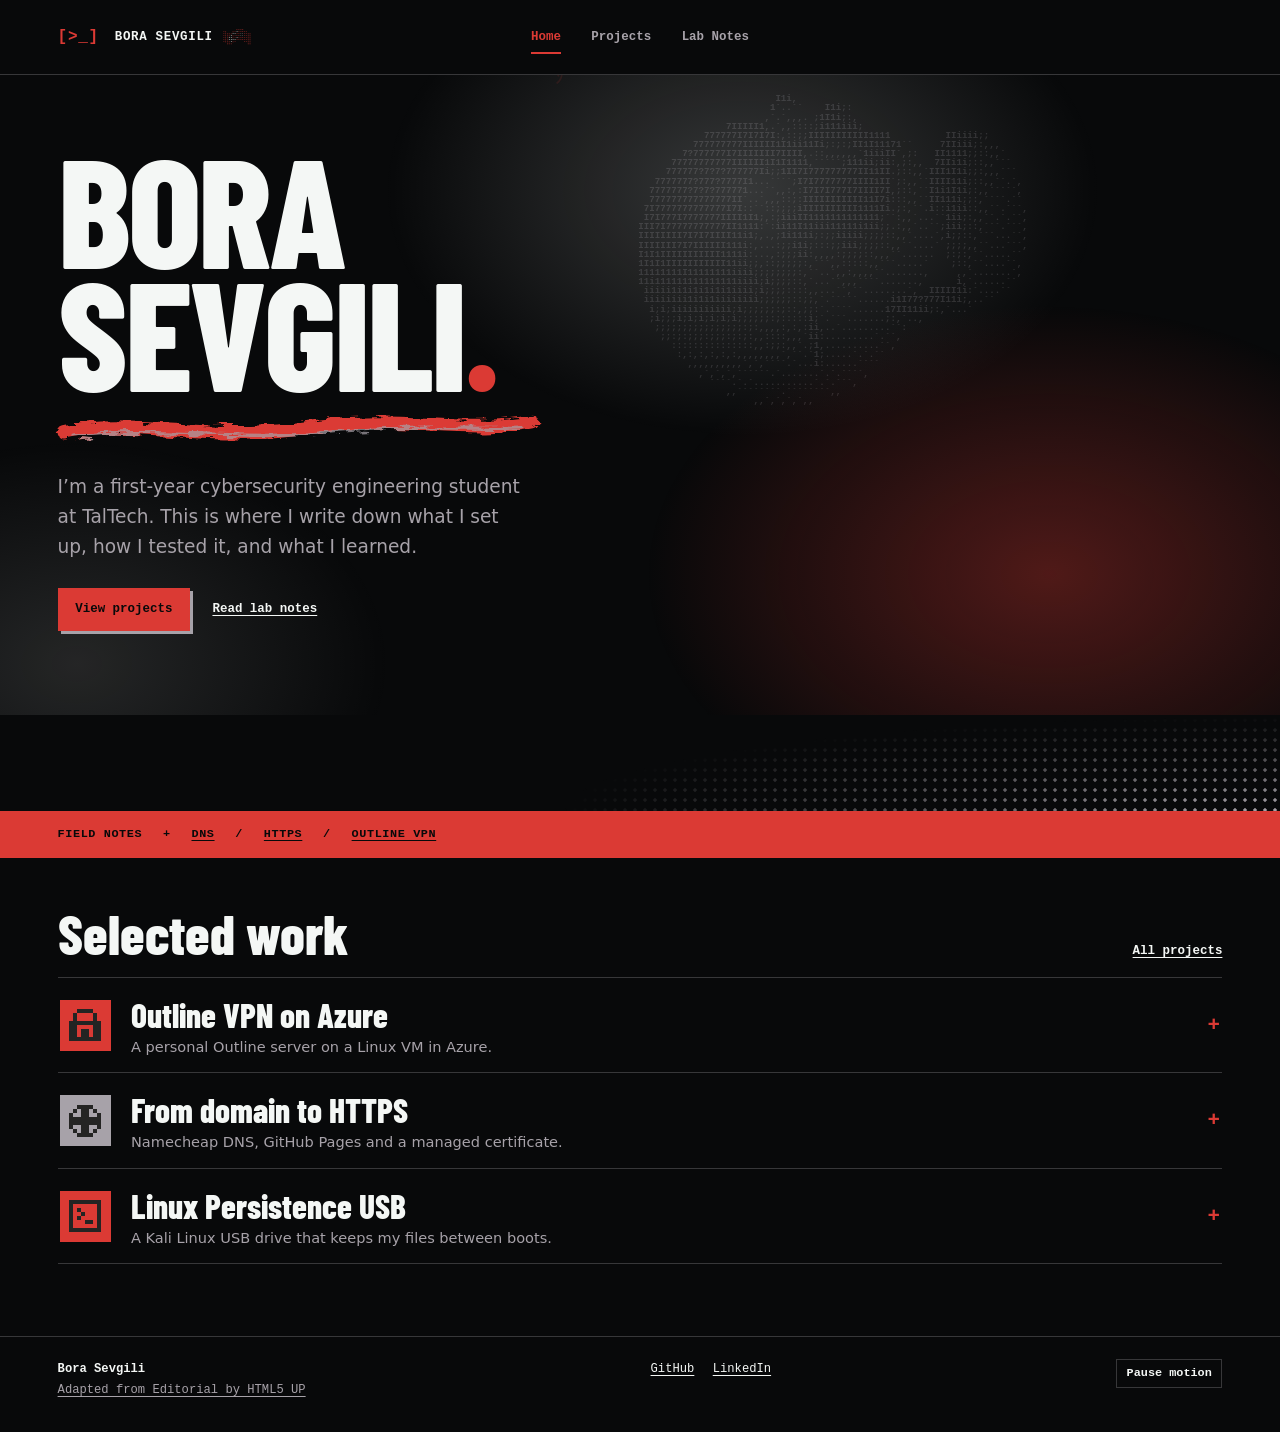
<file: portfolio/index.html>
<!doctype html>
<!-- Adapted from Editorial by HTML5 UP (CC BY 3.0). -->
<html lang="en">
<head>
  <meta charset="utf-8">
  <meta name="viewport" content="width=device-width,initial-scale=1">
  <meta name="description" content="Cybersecurity engineering projects and lab notes by Bora Sevgili, a TalTech student.">
  <title>Bora Sevgili | Cybersecurity Portfolio</title>
  <link rel="stylesheet" href="assets/css/main.css">
  <script src="scripts/main.js" defer></script><script src="scripts/skull.js" defer></script><script src="scripts/kinetic.js" defer></script><script src="scripts/projects-data.js" defer></script><script src="scripts/projects.js" defer></script><script src="scripts/flag.js" defer></script><script src="scripts/rain.js" defer></script>
  
</head>
<body>
  <div id="skull" aria-hidden="true"><pre></pre></div>
  <a class="skip" href="#main">Skip to content</a>
  <div id="wrapper">
    <header id="header">
      <div class="inner top">
        <a class="brand" href="index.html"><span class="brand-mark" aria-hidden="true">[&gt;_]</span> BORA SEVGILI<span id="flag" aria-hidden="true"></span></a>
        <button class="menu-toggle" type="button" aria-controls="menu" aria-expanded="true" hidden>Menu</button>
        <nav id="menu" aria-label="Main navigation"><a href="index.html" aria-current="page">Home</a><a href="projects.html">Projects</a><a href="lab-notes.html">Lab Notes</a></nav>
      </div>
    </header>
    <main id="main">
<section id="banner" class="inner hero"><canvas id="rain" aria-hidden="true"></canvas>
  <div class="hero-copy">
    <h1 class="hero-title kin"><span>Bora</span><span>Sevgili<span class="period">.</span></span></h1>
    <p class="intro">I’m a first-year cybersecurity engineering student at TalTech. This is where I write down what I set up, how I tested it, and what I learned.</p>
    <div class="hero-actions"><a class="button" href="projects.html">View projects</a><a class="text-link" href="lab-notes.html">Read lab notes</a></div>
  </div>
  
</section>
<div class="halftone" aria-hidden="true"></div>
<div class="field-strip"><div class="inner"><span>FIELD NOTES</span><span aria-hidden="true">+</span><a href="lab-notes.html#dns">DNS</a><span aria-hidden="true">/</span><a href="lab-notes.html#https">HTTPS</a><span aria-hidden="true">/</span><a href="projects.html#outline-vpn">OUTLINE VPN</a></div></div>

<section class="inner work" aria-labelledby="work-heading">
  <div class="section-head"><h2 id="work-heading">Selected work</h2><a class="text-link" href="projects.html">All projects</a></div>
  <div id="work-list"></div>
  <button id="work-more" type="button" aria-expanded="false" hidden></button>
  <noscript><p>Enable JavaScript to see the project list, or open <a href="projects.html">Projects</a>.</p></noscript>
</section></main>
    <footer class="inner footer">
      <div><strong>Bora Sevgili</strong><br><a class="credit" href="https://html5up.net/editorial">Adapted from Editorial by HTML5 UP</a></div>
      <div class="social"><a href="https://github.com/bora-sevgili">GitHub</a><a href="https://www.linkedin.com/in/bahadir-bora-sevgili-290957433/">LinkedIn</a></div>
      <button id="motion-toggle" type="button" aria-pressed="false">Pause motion</button>
    </footer>
  </div>
</body>
</html>
</file>
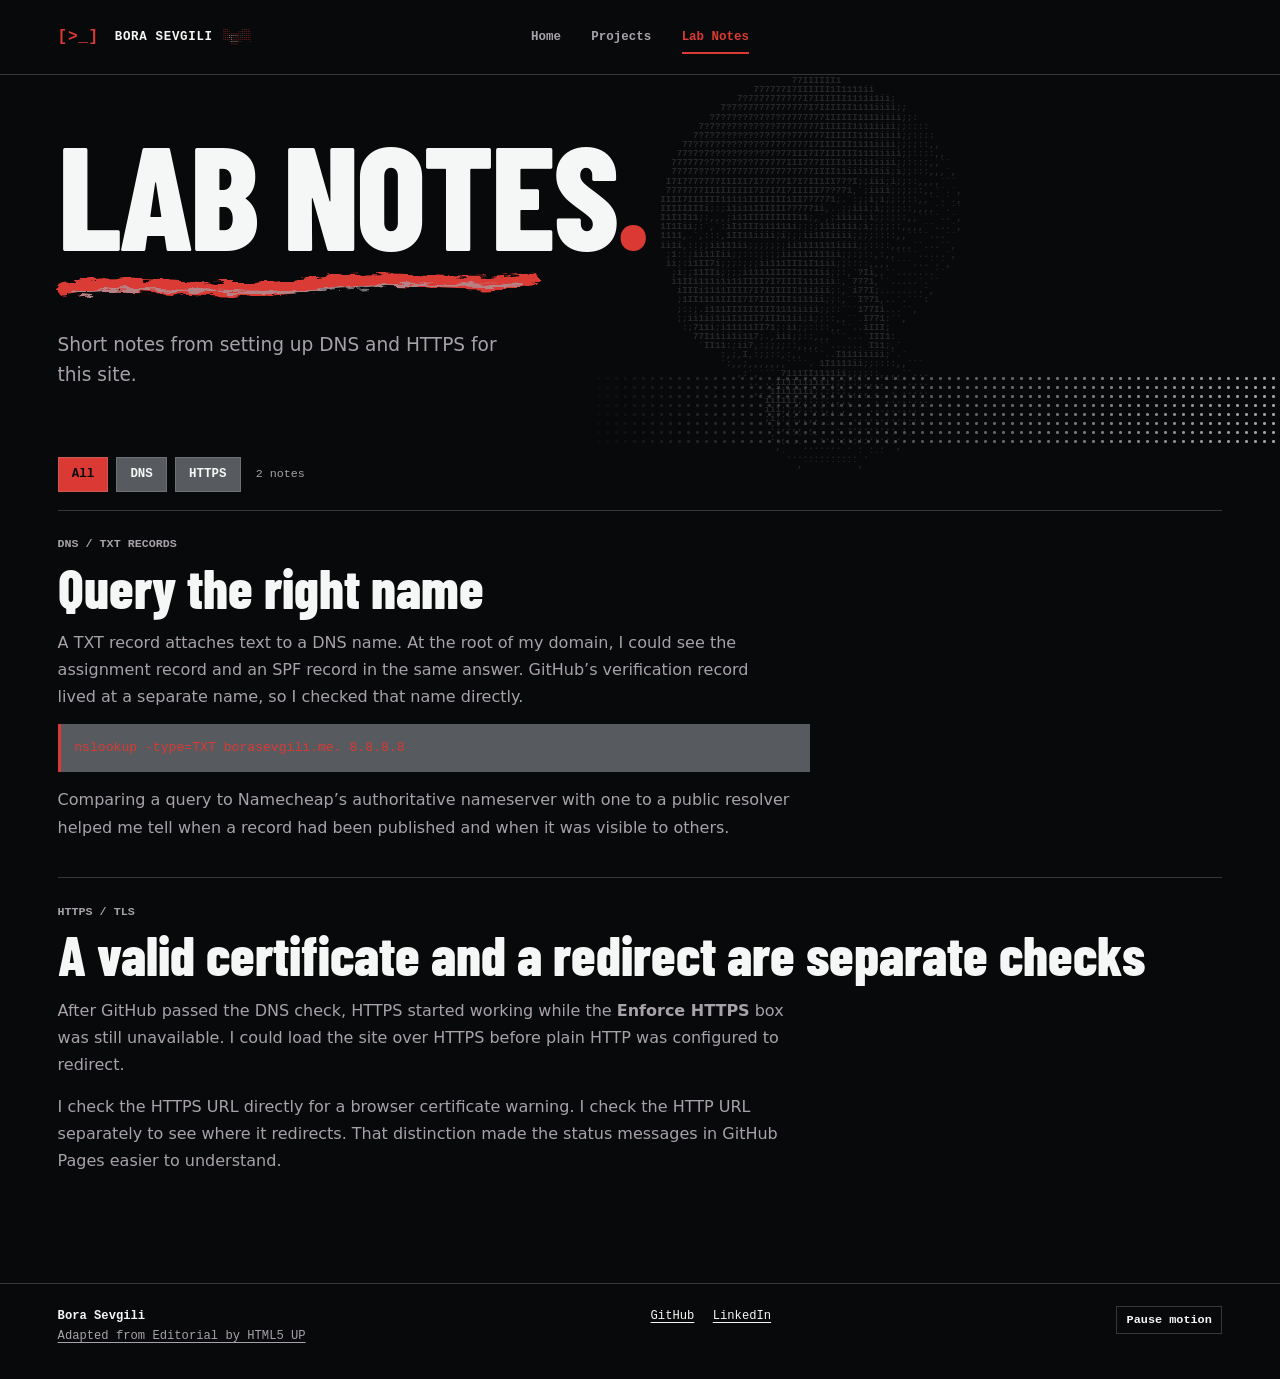
<file: portfolio/lab-notes.html>
<!doctype html>
<!-- Adapted from Editorial by HTML5 UP (CC BY 3.0). -->
<html lang="en">
<head>
  <meta charset="utf-8">
  <meta name="viewport" content="width=device-width,initial-scale=1">
  <meta name="description" content="Field notes about public DNS, TXT records, and HTTPS.">
  <title>Lab Notes | Bora Sevgili</title>
  <link rel="stylesheet" href="assets/css/main.css">
  <script src="scripts/main.js" defer></script><script src="scripts/skull.js" defer></script><script src="scripts/kinetic.js" defer></script><script src="scripts/flag.js" defer></script>
  <script src="scripts/lab-notes.js" defer></script>
</head>
<body>
  <div id="skull" aria-hidden="true"><pre></pre></div>
  <a class="skip" href="#main">Skip to content</a>
  <div id="wrapper">
    <header id="header">
      <div class="inner top">
        <a class="brand" href="index.html"><span class="brand-mark" aria-hidden="true">[&gt;_]</span> BORA SEVGILI<span id="flag" aria-hidden="true"></span></a>
        <button class="menu-toggle" type="button" aria-controls="menu" aria-expanded="true" hidden>Menu</button>
        <nav id="menu" aria-label="Main navigation"><a href="index.html">Home</a><a href="projects.html">Projects</a><a href="lab-notes.html" aria-current="page">Lab Notes</a></nav>
      </div>
    </header>
    <main id="main">
<section class="inner subhero">
  <h1 class="kin">Lab notes<span class="period">.</span></h1>
  <p>Short notes from setting up DNS and HTTPS for this site.</p>
</section>
<section class="inner notes" aria-label="Lab notes">
  <div class="filters" role="group" aria-label="Filter notes by topic" hidden>
    <button type="button" data-filter="all" aria-pressed="true">All</button>
    <button type="button" data-filter="dns" aria-pressed="false">DNS</button>
    <button type="button" data-filter="https" aria-pressed="false">HTTPS</button>
    <span id="note-count" role="status"></span>
  </div>
  <article id="dns" class="note" data-topic="dns">
    <p class="eyeline">DNS / TXT RECORDS</p>
    <h2>Query the right name</h2>
    <p>A TXT record attaches text to a DNS name. At the root of my domain, I could see the assignment record and an SPF record in the same answer. GitHub’s verification record lived at a separate name, so I checked that name directly.</p>
    <pre class="command"><code>nslookup -type=TXT borasevgili.me. 8.8.8.8</code></pre>
    <p>Comparing a query to Namecheap’s authoritative nameserver with one to a public resolver helped me tell when a record had been published and when it was visible to others.</p>
  </article>
  <article id="https" class="note" data-topic="https">
    <p class="eyeline">HTTPS / TLS</p>
    <h2>A valid certificate and a redirect are separate checks</h2>
    <p>After GitHub passed the DNS check, HTTPS started working while the <strong>Enforce HTTPS</strong> box was still unavailable. I could load the site over HTTPS before plain HTTP was configured to redirect.</p>
    <p>I check the HTTPS URL directly for a browser certificate warning. I check the HTTP URL separately to see where it redirects. That distinction made the status messages in GitHub Pages easier to understand.</p>
  </article>
</section></main>
    <footer class="inner footer">
      <div><strong>Bora Sevgili</strong><br><a class="credit" href="https://html5up.net/editorial">Adapted from Editorial by HTML5 UP</a></div>
      <div class="social"><a href="https://github.com/bora-sevgili">GitHub</a><a href="https://www.linkedin.com/in/bahadir-bora-sevgili-290957433/">LinkedIn</a></div>
      <button id="motion-toggle" type="button" aria-pressed="false">Pause motion</button>
    </footer>
  </div>
</body>
</html>
</file>
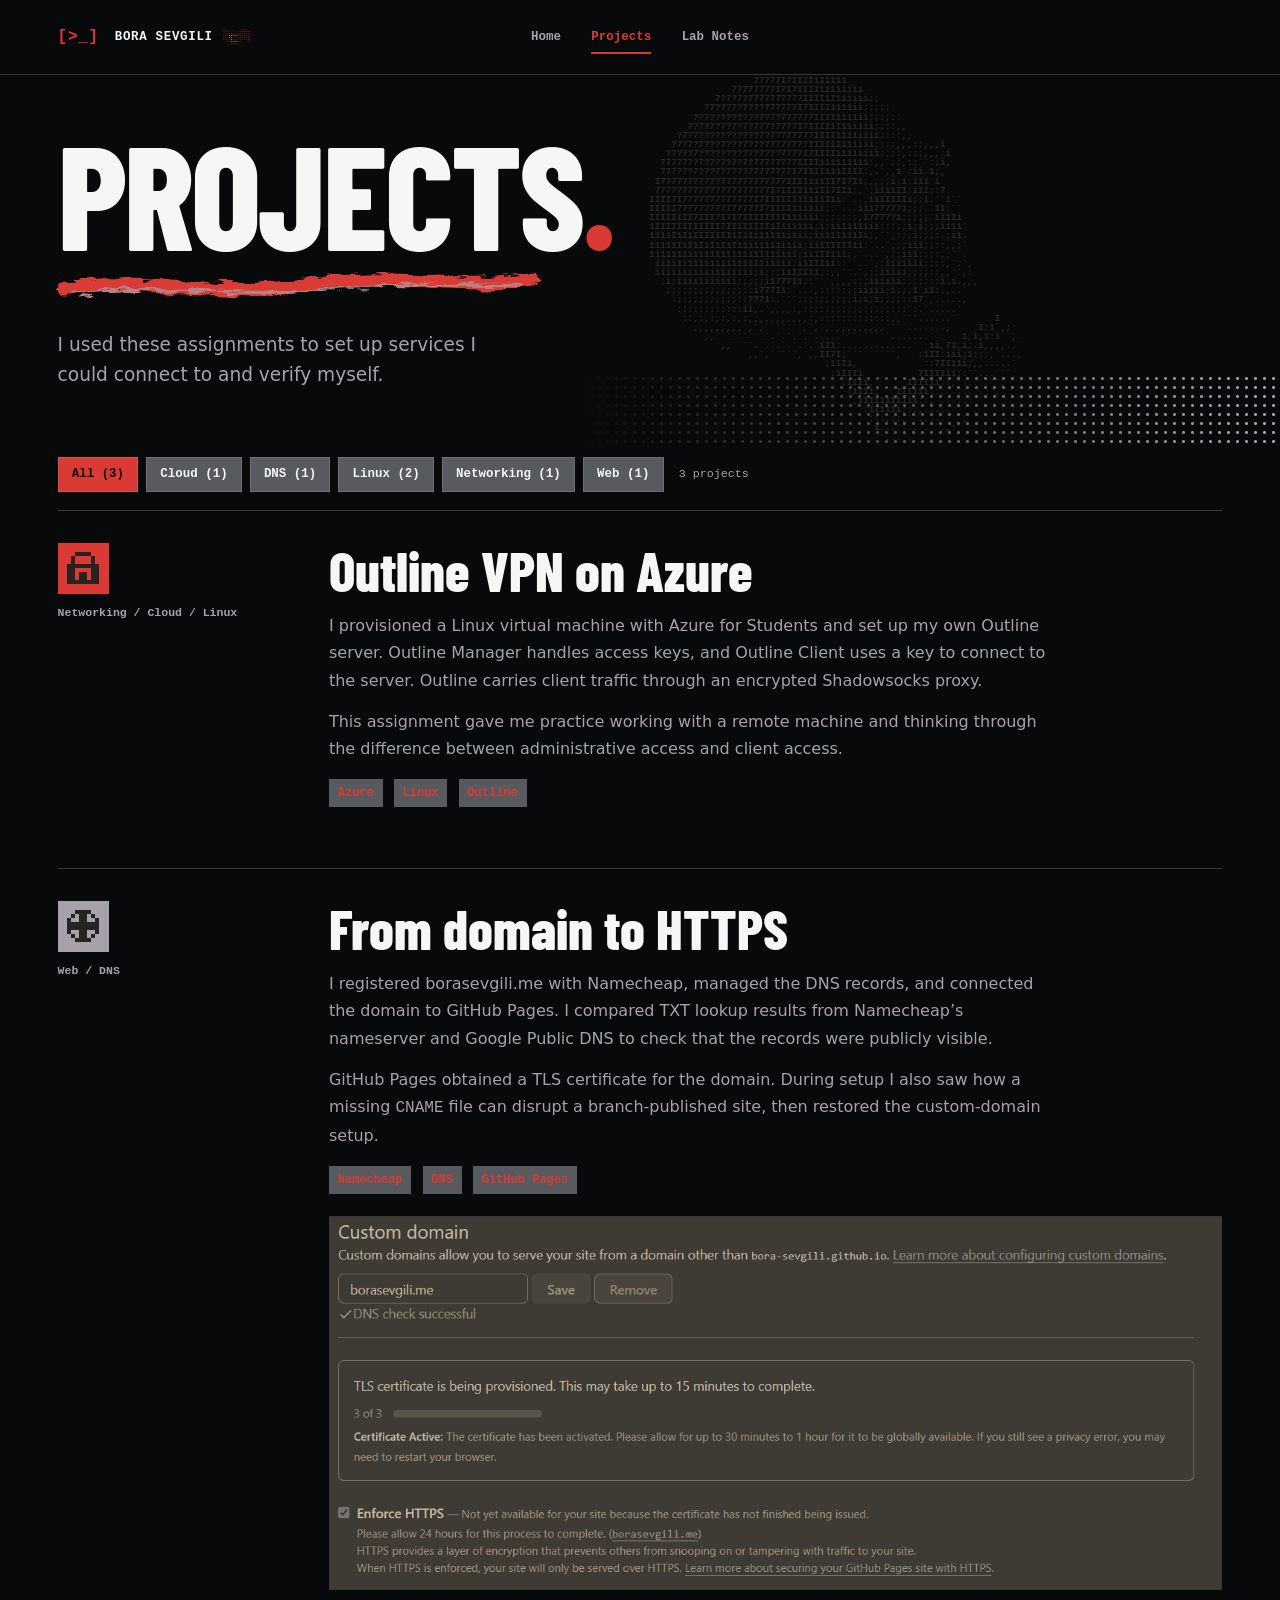
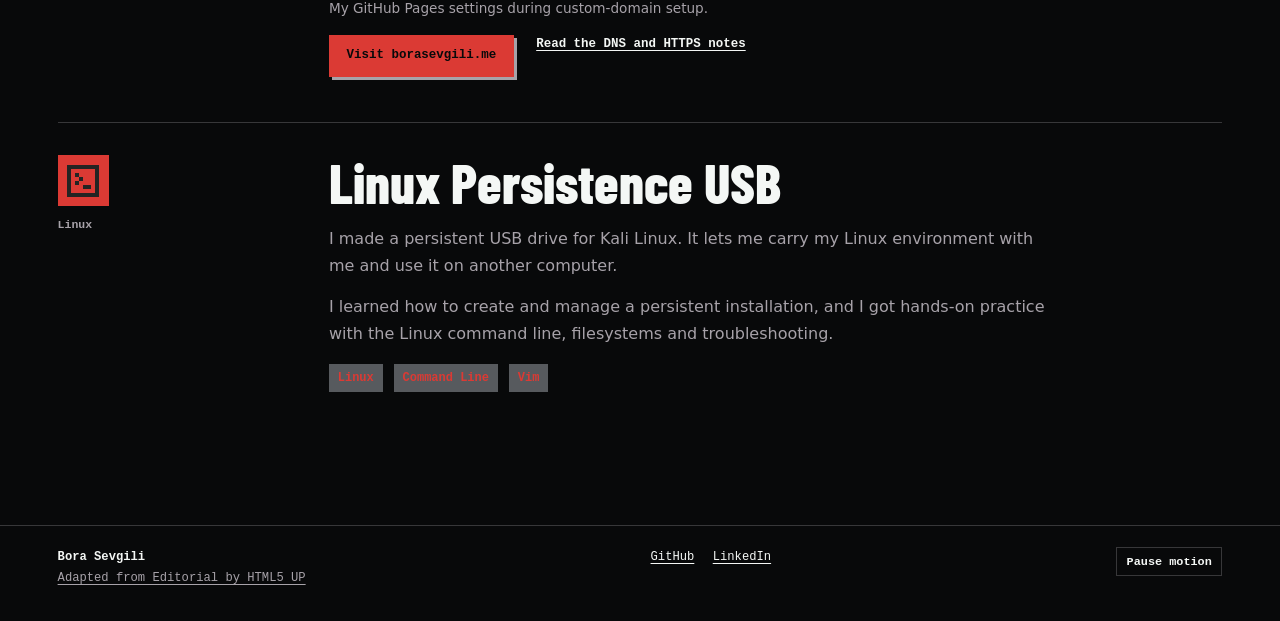
<file: portfolio/projects.html>
<!doctype html>
<!-- Adapted from Editorial by HTML5 UP (CC BY 3.0). -->
<html lang="en">
<head>
  <meta charset="utf-8">
  <meta name="viewport" content="width=device-width,initial-scale=1">
  <meta name="description" content="Outline VPN on Azure and a custom domain on GitHub Pages.">
  <title>Projects | Bora Sevgili</title>
  <link rel="stylesheet" href="assets/css/main.css">
  <script src="scripts/main.js" defer></script><script src="scripts/skull.js" defer></script><script src="scripts/kinetic.js" defer></script><script src="scripts/projects-data.js" defer></script><script src="scripts/projects.js" defer></script><script src="scripts/flag.js" defer></script>
  
</head>
<body>
  <div id="skull" aria-hidden="true"><pre></pre></div>
  <a class="skip" href="#main">Skip to content</a>
  <div id="wrapper">
    <header id="header">
      <div class="inner top">
        <a class="brand" href="index.html"><span class="brand-mark" aria-hidden="true">[&gt;_]</span> BORA SEVGILI<span id="flag" aria-hidden="true"></span></a>
        <button class="menu-toggle" type="button" aria-controls="menu" aria-expanded="true" hidden>Menu</button>
        <nav id="menu" aria-label="Main navigation"><a href="index.html">Home</a><a href="projects.html" aria-current="page">Projects</a><a href="lab-notes.html">Lab Notes</a></nav>
      </div>
    </header>
    <main id="main">
<section class="inner subhero">
  <h1 class="kin">Projects<span class="period">.</span></h1>
  <p>I used these assignments to set up services I could connect to and verify myself.</p>
</section>
<section class="inner project-list" aria-label="Project details">
  <div class="filters" id="project-filters" role="group" aria-label="Filter projects by tag" hidden></div>
  <div id="project-list"></div>
  <noscript><p>Enable JavaScript to see the project list.</p></noscript>
</section></main>
    <footer class="inner footer">
      <div><strong>Bora Sevgili</strong><br><a class="credit" href="https://html5up.net/editorial">Adapted from Editorial by HTML5 UP</a></div>
      <div class="social"><a href="https://github.com/bora-sevgili">GitHub</a><a href="https://www.linkedin.com/in/bahadir-bora-sevgili-290957433/">LinkedIn</a></div>
      <button id="motion-toggle" type="button" aria-pressed="false">Pause motion</button>
    </footer>
  </div>
</body>
</html>
</file>
<file: portfolio/assets/css/main.css>
/* Adapted from Editorial by HTML5 UP. Palette: 08090A A7A2A9 F4F7F5 575A5E DB3A34 */
@font-face{font-family:'Barlow Condensed';src:url('../fonts/barlow-condensed-800.ttf') format('truetype');font-weight:800;font-display:swap}
:root{color-scheme:dark;--field:#08090A;--graphite:#575A5E;--paper:#F4F7F5;--muted:#A7A2A9;--sun:#DB3A34;--line:rgb(167 162 169/.3);--edge:clamp(1.25rem,4.5vw,4.75rem);--display:'Barlow Condensed',Impact,'Arial Narrow',sans-serif;--mono:ui-monospace,'Cascadia Code',Consolas,'Liberation Mono',monospace;font-family:system-ui,sans-serif}
*,*::before,*::after{box-sizing:border-box}
[hidden]{display:none!important}
body{margin:0;color:var(--paper);background:var(--field)}
a{color:inherit;text-underline-offset:.28em}
a:hover{color:var(--sun)}
:focus-visible{outline:2px solid var(--sun);outline-offset:5px}
button{font:inherit;cursor:pointer}
h1,h2,p,figure{margin:0}
img{display:block;max-width:100%}
#wrapper{position:relative;z-index:1}
#skull{position:fixed;inset:0;z-index:0;display:flex;align-items:center;justify-content:center;pointer-events:none;color:var(--muted);opacity:.2}
#skull pre{margin:0;font:700 var(--sk,10px)/1 var(--mono);white-space:pre;transform:translateY(-200px) scale(.609375)}
.inner{width:min(100%,1440px);margin-inline:auto;padding-inline:var(--edge)}
.skip{position:absolute;top:.5rem;left:.5rem;z-index:10;transform:translateY(-160%);background:var(--sun);color:var(--field);padding:.5rem 1rem}
.skip:focus{transform:none;color:var(--field)}
#header{border-bottom:1px solid var(--line)}
.top{min-height:74px;display:grid;grid-template-columns:1fr auto 1fr;align-items:center;gap:1.5rem;font:700 .78rem var(--mono)}
.brand,#menu a{text-decoration:none}
.brand{display:inline-flex;align-items:center;gap:.65rem;white-space:nowrap;letter-spacing:.055em}
.brand-mark{color:var(--sun);margin-right:.35rem;font-size:1rem}
#menu{display:flex;gap:1.9rem}
#menu a{padding:.65rem 0;color:var(--muted)}
#menu a:hover,#menu a[aria-current]{color:var(--sun)}
#menu a[aria-current]{box-shadow:inset 0 -2px var(--sun)}
.menu-toggle{background:transparent;color:var(--paper);border:1px solid var(--line);padding:.65rem .85rem}
.hero{position:relative;min-height:min(78vh,640px);display:flex;flex-direction:column;justify-content:center;padding-block:3.5rem 4.25rem}
.hero::before{content:'';position:absolute;inset:0;z-index:-2;background:radial-gradient(ellipse 45% 60% at 82% 78%,rgb(219 58 52/.34),transparent 70%),radial-gradient(ellipse 40% 55% at 58% 18%,rgb(244 247 245/.2),transparent 70%),radial-gradient(ellipse 35% 50% at 6% 92%,rgb(244 247 245/.12),transparent 70%)}
#rain{position:absolute;inset:0;width:100%;height:100%;z-index:-1;-webkit-mask-image:linear-gradient(90deg,transparent 38%,#000 85%);mask-image:linear-gradient(90deg,transparent 38%,#000 85%)}
.hero-title,.subhero h1{font:800 clamp(6rem,12vw,11.5rem)/.8 var(--display);letter-spacing:-.02em;text-transform:uppercase;margin:0 0 .12em}
.hero-title>span{display:block}
.k{display:inline-block;white-space:pre;animation:wave 5s ease-in-out infinite;animation-delay:calc(var(--i)*-.4s)}
@keyframes wave{50%{transform:translateY(-.045em)}}
.brush{display:block;width:min(30rem,78%);height:auto;margin:0 0 1.6rem;overflow:visible}
.brush .b1{stroke-dasharray:640;stroke-dashoffset:640;animation:draw 1.5s .3s cubic-bezier(.5,0,.2,1) forwards}
.brush .b2{stroke-dasharray:640;stroke-dashoffset:640;animation:draw 1.3s .55s cubic-bezier(.5,0,.2,1) forwards}
@keyframes draw{to{stroke-dashoffset:0}}
.period{color:var(--sun)}
.intro,.subhero>p:last-child{color:var(--muted);font-size:clamp(1rem,1.45vw,1.16rem);line-height:1.62;max-width:40ch}
.hero-actions{display:flex;align-items:center;gap:.95rem 1.4rem;flex-wrap:wrap;margin-top:1.6rem}
.button{display:inline-flex;text-decoration:none;color:var(--field);background:var(--sun);padding:.84rem 1.1rem;font:800 .78rem/1.25 var(--mono);box-shadow:3px 3px 0 var(--muted)}
.button:hover{color:var(--field);background:var(--paper)}
.text-link{font:700 .78rem/1.5 var(--mono)}
.halftone{height:96px;background:radial-gradient(circle,var(--muted) 1.4px,transparent 2px) 0 0/10px 10px;-webkit-mask-image:radial-gradient(ellipse 80% 140% at 100% 100%,#000,transparent 70%);mask-image:radial-gradient(ellipse 80% 140% at 100% 100%,#000,transparent 70%)}
.field-strip{background:var(--sun);color:var(--field)}
.field-strip .inner{display:flex;align-items:center;gap:.4rem 1.3rem;flex-wrap:wrap;padding-block:.95rem;font:800 .74rem/1.4 var(--mono);letter-spacing:.05em}
.field-strip a:hover{color:var(--field);text-decoration-thickness:2px}
.field-strip a:focus-visible{outline-color:var(--field)}
.work{padding-block:3rem 4.5rem}
.section-head{display:flex;align-items:end;justify-content:space-between;gap:1rem;margin-bottom:1rem}
h2{font:800 clamp(2.25rem,4.3vw,4rem)/1 var(--display)}
.work-row{display:grid;grid-template-columns:auto minmax(0,1fr) auto;align-items:center;gap:1rem 1.25rem;padding:1.1rem .15rem;text-decoration:none;border-top:1px solid var(--line)}
.work-row:last-child{border-bottom:1px solid var(--line)}
.work-row:hover{color:var(--paper);background:var(--graphite)}
.work-row strong{display:block;font:800 clamp(1.5rem,2.6vw,2.25rem)/1.15 var(--display)}
.row-description{display:block;margin-top:.25rem;color:var(--muted);font-size:.91rem}
.row-arrow{color:var(--sun);font:700 1.3rem var(--mono)}
.pixel{display:grid;width:51px;aspect-ratio:1;place-items:center}
.pixel img{width:32px;image-rendering:pixelated}
.pixel-tuscan{background:var(--sun)}
.pixel-alabaster{background:var(--muted)}
.subhero{position:relative;padding-block:3.7rem 3.4rem}
.subhero h1{font-size:clamp(4.4rem,12vw,9.15rem)}
.subhero::after{content:'';position:absolute;right:0;bottom:0;width:55%;height:70px;background:radial-gradient(circle,var(--muted) 1.2px,transparent 1.8px) 0 0/9px 9px;-webkit-mask-image:linear-gradient(90deg,transparent,#000);mask-image:linear-gradient(90deg,transparent,#000)}
.project-list,.notes{padding-bottom:4.5rem}
.project{display:grid;grid-template-columns:minmax(9rem,1fr) minmax(0,4fr);gap:1.1rem 3rem;padding-block:2rem 2.8rem;border-top:1px solid var(--line)}
.project-index{display:flex;flex-direction:column;gap:.7rem;color:var(--muted);font:700 .72rem/1.4 var(--mono)}
.project p,.note>p:not(.eyeline){max-width:72ch;line-height:1.7;color:var(--muted);margin-top:.9rem}
.eyeline{font:700 .73rem/1.5 var(--mono);color:var(--muted)}
.tech-list{padding:0;display:flex;flex-wrap:wrap;gap:.45rem .7rem;list-style:none}
.tech-list li{font:700 .75rem var(--mono);background:var(--graphite);color:var(--sun);padding:.45rem .55rem}
.project-links{display:flex;gap:.95rem 1.4rem;flex-wrap:wrap;margin-top:1.2rem}
.evidence{margin-top:1.4rem;max-width:56rem}
.evidence img{border:1px solid var(--line)}
.evidence figcaption{margin-top:.6rem;font-size:.85rem;color:var(--muted)}
.filters{display:flex;flex-wrap:wrap;align-items:center;gap:.5rem;padding:.8rem 0 1.1rem}
.filters button{padding:.55rem .82rem;border:1px solid var(--line);color:var(--paper);background:var(--graphite);font:700 .78rem/1.25 var(--mono)}
.filters button[aria-pressed='true']{background:var(--sun);color:var(--field)}
#note-count{color:var(--muted);font:.73rem/1.4 var(--mono);margin-left:.45rem}
.note{padding:1.6rem 0 2.3rem;border-top:1px solid var(--line)}
.note h2{margin-top:.36rem}
.command{max-width:47rem;overflow-x:auto;background:var(--graphite);color:var(--sun);padding:.85rem;font:.82rem/1.6 var(--mono);border-left:3px solid var(--sun)}
code{font-family:var(--mono)}
.footer{border-top:1px solid var(--line);padding-block:1.35rem 2rem;display:flex;justify-content:space-between;align-items:flex-start;flex-wrap:wrap;gap:1rem;font:.76rem/1.7 var(--mono)}
.credit{color:var(--muted)}
.social{display:flex;gap:1.15rem}
#motion-toggle{padding:.4rem .6rem;border:1px solid var(--line);background:transparent;color:var(--paper);font:700 .74rem var(--mono)}
@media(min-width:1001px){#skull pre{transform:translate(14vw,-200px) scale(.609375)}}
@media(max-width:760px){
.top{grid-template-columns:minmax(0,1fr) auto;gap:.35rem 1rem;min-height:64px;padding-block:.65rem}
.brand{min-width:0}
.menu-toggle{display:inline-block;justify-self:end}
#menu{grid-column:1/-1;gap:1.25rem;flex-wrap:wrap}
.hero{min-height:auto;padding-block:2.6rem 2.8rem}
.hero-title{font-size:clamp(4.55rem,19vw,8.5rem)}
#rain{-webkit-mask-image:linear-gradient(180deg,transparent 100%,#000);mask-image:linear-gradient(180deg,transparent 90%,#000)}
.project{grid-template-columns:1fr;gap:.85rem}
.project-index{flex-direction:row;align-items:center}
.project-index .pixel{width:38px}}
@media(prefers-reduced-motion:reduce){*,*::before,*::after{animation:none!important;scroll-behavior:auto!important}.brush path{stroke-dashoffset:0!important}#rain{display:none}}
body.motion-paused .k{animation-play-state:paused}
.brand #flag{display:block;white-space:pre;font:700 2px/1 var(--mono);color:var(--sun);opacity:.8;pointer-events:none}
#flag i{font-style:normal;color:var(--paper)}
#work-list{border-bottom:1px solid var(--line)}
.work-item{border-top:1px solid var(--line)}
.work-item .work-row{border:0;list-style:none;cursor:pointer}
.work-item .work-row::-webkit-details-marker{display:none}
.work-item .row-arrow::before{content:'+'}
.work-item[open] .row-arrow::before{content:'-'}
.work-item[open]{background:var(--graphite)}
.work-detail{padding:.2rem .15rem 1.4rem calc(51px + 1.25rem)}
.work-detail p{max-width:62ch;line-height:1.65;color:var(--muted);margin-bottom:.9rem}
.work-detail .tech-list{margin:0 0 1rem;background:none}
.work-detail .tech-list li{background:var(--field)}
#work-more{margin-top:1.4rem;padding:.8rem 1.1rem;border:2px solid var(--sun);background:transparent;color:var(--sun);font:800 .78rem/1.25 var(--mono)}
#work-more[aria-expanded='true']{background:var(--sun);color:var(--field)}
@media(max-width:760px){.work-detail{padding-left:.15rem}}
</file>
